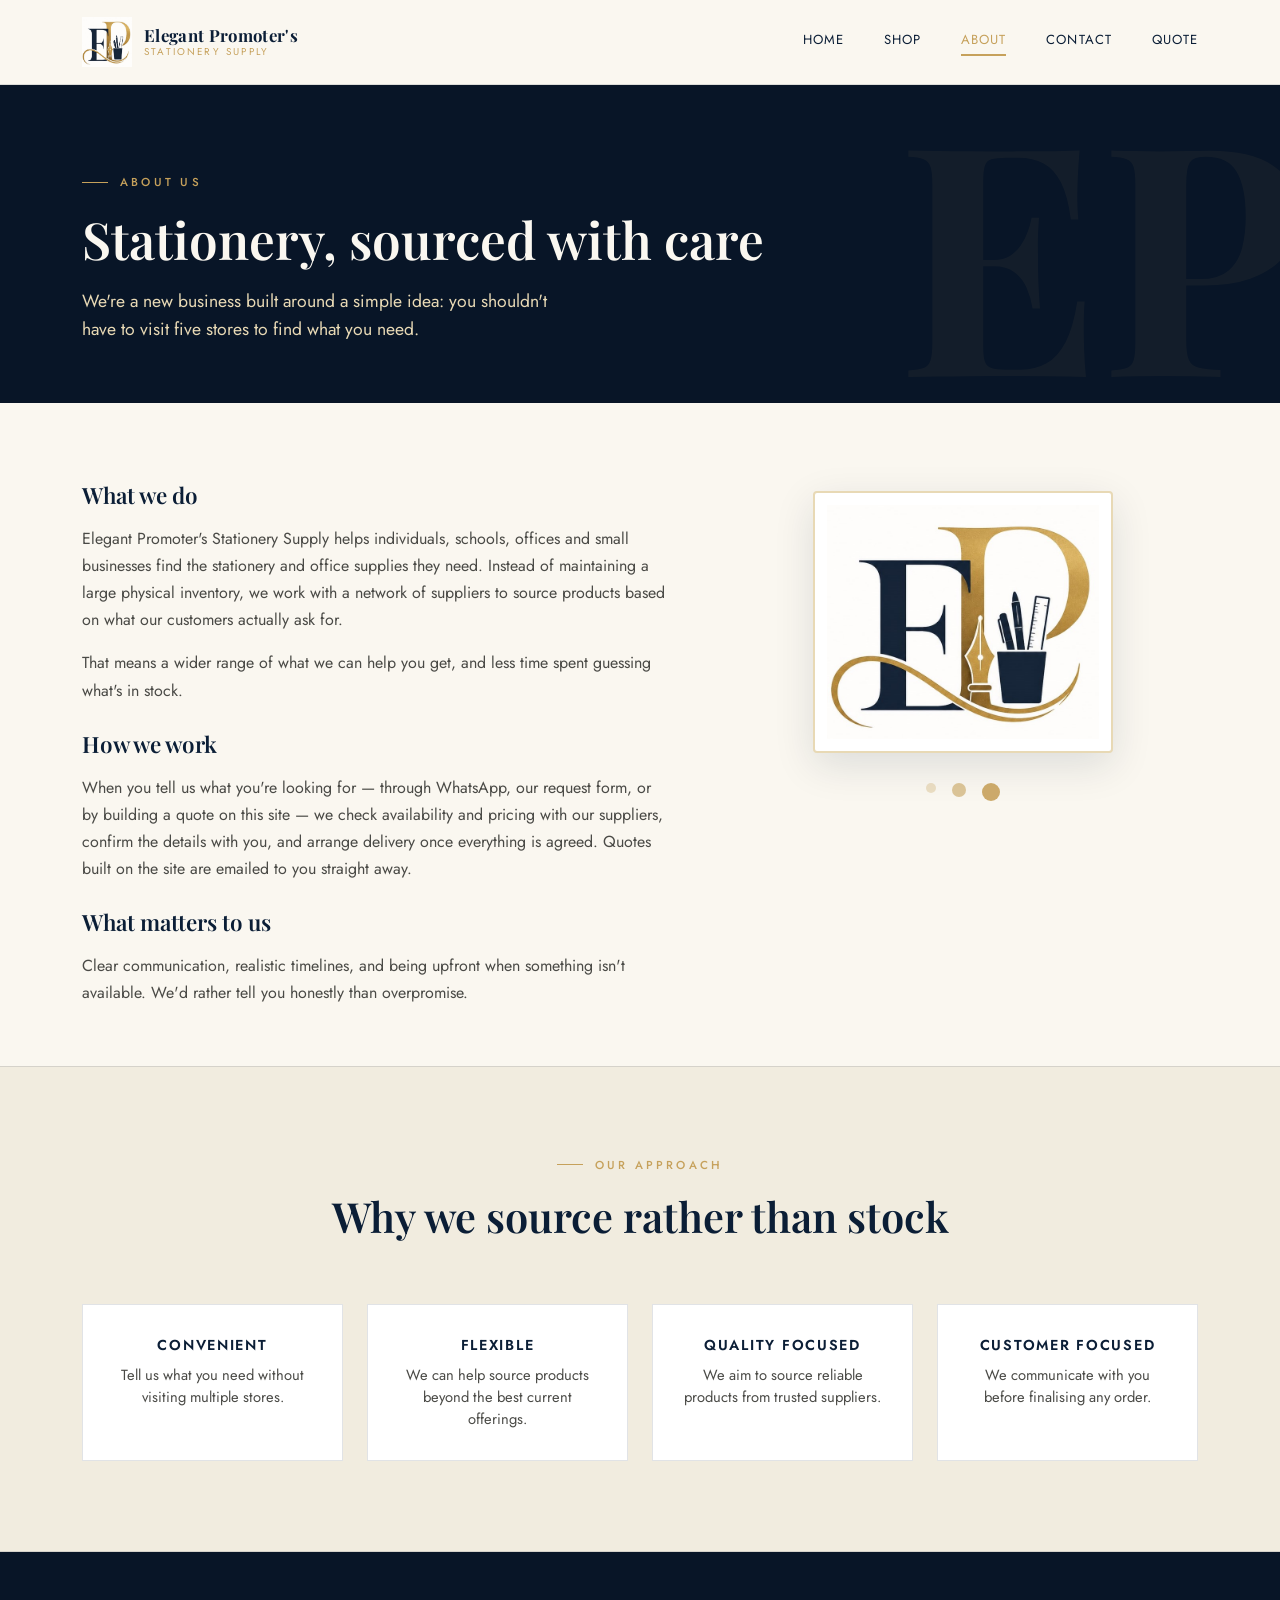
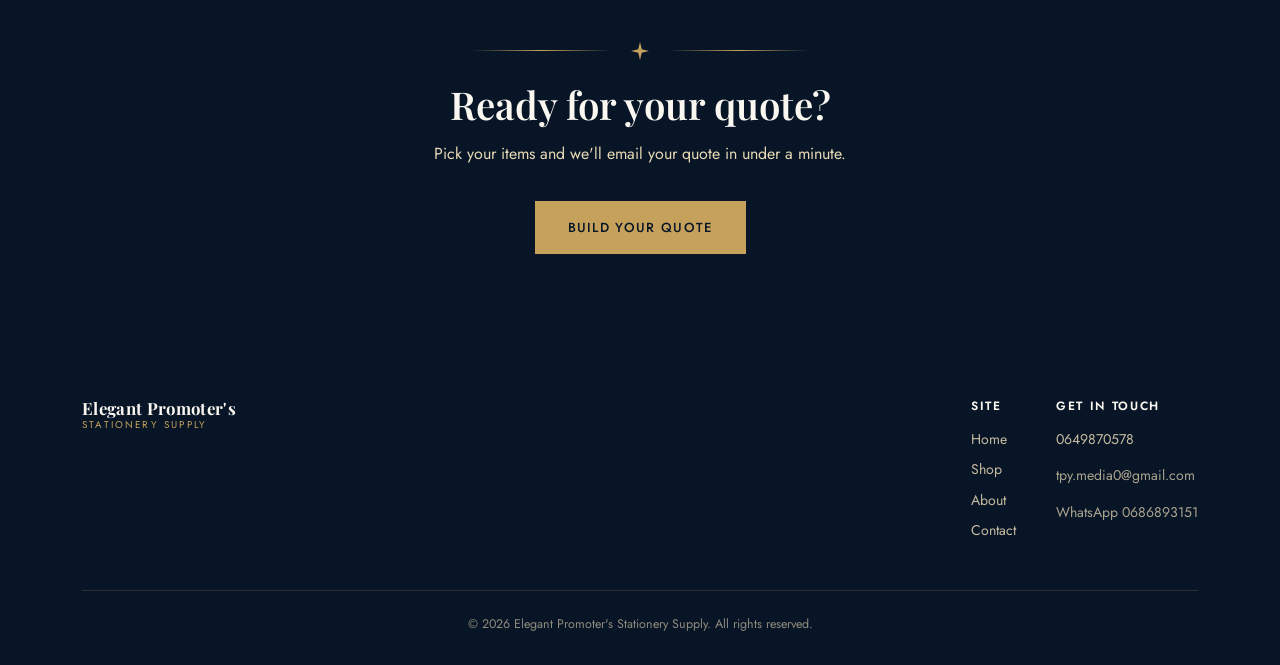
<file: about.html>
<!DOCTYPE html>
<html lang="en">
<head>
  <meta charset="UTF-8">
  <meta name="viewport" content="width=device-width, initial-scale=1.0">
  <link rel="icon" href="./assets/logo.jpeg">
  <title>About — Elegant Promoter's Stationery Supply</title>
  <meta name="description" content="Learn about Elegant Promoter's Stationery Supply: sourcing stationery with care, clear communication, and a wide range of office supplies.">
  <link rel="preconnect" href="https://fonts.googleapis.com">
  <link href="https://fonts.googleapis.com/css2?family=Playfair+Display:ital,wght@0,600;0,700;1,600&family=Jost:wght@400;500;600&display=swap" rel="stylesheet">
  <link rel="stylesheet" href="./css/about.css">
  <link rel="stylesheet" href="./css/style.css">
  <link rel="stylesheet" href="./css/shop.css">
  
</head>
<body>

<nav class="site-nav">
  <div class="wrap">
    <a href="index.html" class="brand">
      <img src="./assets/logo.jpeg" alt="brand logo" height="50px" width="50px">
      <span class="brand-text">
        <span class="line1">Elegant Promoter's</span>
        <span class="line2">Stationery Supply</span>
      </span>
    </a>
    
    <div class="nav-links">
        <a href="index.html">Home</a>
        <a href="products.html">Shop</a>
        <a href="about.html" class="active">About</a>
        <a href="contact.html">Contact</a>
        <a href="cart.html" class="cart-link">Quote <span data-cart-count>0</span></a>
    </div>
    <button class="nav-toggle" aria-label="Menu" onclick="document.querySelector('.nav-links').classList.toggle('mobile-open')">
      <span></span><span></span><span></span>
    </button>
  </div>
</nav>

<!-- ===== ABOUT HERO ===== -->
<header class="about-hero">
  <div class="wrap">
    <div class="about-hero__content">
      <span class="eyebrow">About Us</span>
      <h1>Stationery, sourced with care</h1>
      <p class="lead">We're a new business built around a simple idea: you shouldn't have to visit five stores to find what you need.</p>
    </div>
  </div>
</header>

<!-- ===== MAIN CONTENT: two-column grid ===== -->
<section class="about-main">
  <div class="wrap about-grid">
    <div class="about-copy">
      <h2>What we do</h2>
      <p>Elegant Promoter's Stationery Supply helps individuals, schools, offices and small businesses find the stationery and office supplies they need. Instead of maintaining a large physical inventory, we work with a network of suppliers to source products based on what our customers actually ask for.</p>
      <p>That means a wider range of what we can help you get, and less time spent guessing what's in stock.</p>

      <h2>How we work</h2>
      <p>When you tell us what you're looking for — through WhatsApp, our request form, or by building a quote on this site — we check availability and pricing with our suppliers, confirm the details with you, and arrange delivery once everything is agreed. Quotes built on the site are emailed to you straight away.</p>

      <h2>What matters to us</h2>
      <p>Clear communication, realistic timelines, and being upfront when something isn't available. We'd rather tell you honestly than overpromise.</p>
    </div>

    <div class="about-visual">
      <img src="./assets/logo.jpeg" alt="Elegant Promoter's Stationery Supply logo">
      <div class="about-visual__decor" aria-hidden="true">
        <span></span><span></span><span></span>
      </div>
    </div>
  </div>
</section>

<!-- ===== OUR APPROACH (cards) ===== -->
<section class="about-approach">
  <div class="wrap">
    <div class="section-head section-head--center">
      <span class="eyebrow">Our Approach</span>
      <h2>Why we source rather than stock</h2>
    </div>
    <div class="approach-grid">
      <div class="approach-card">
        <h3>Convenient</h3>
        <p>Tell us what you need without visiting multiple stores.</p>
      </div>
      <div class="approach-card">
        <h3>Flexible</h3>
        <p>We can help source products beyond the best current offerings.</p>
      </div>
      <div class="approach-card">
        <h3>Quality Focused</h3>
        <p>We aim to source reliable products from trusted suppliers.</p>
      </div>
      <div class="approach-card">
        <h3>Customer Focused</h3>
        <p>We communicate with you before finalising any order.</p>
      </div>
    </div>
  </div>
</section>

<section class="cta-band">
  <div class="wrap">
    <div class="flourish" style="margin-bottom:22px">
      <svg width="18" height="18" viewBox="0 0 24 24" fill="currentColor"><path d="M12 0l2.4 9.6L24 12l-9.6 2.4L12 24l-2.4-9.6L0 12l9.6-2.4z"/></svg>
    </div>
    <h2>Ready for your quote?</h2>
    <p>Pick your items and we'll email your quote in under a minute.</p>
    <a href="products.html" class="btn btn-gold">Build your quote</a>
  </div>
</section>

<footer>
  <div class="wrap">
    <div class="footer-top">
      <div class="footer-brand">
        <span class="brand-text">
          <span class="line1">Elegant Promoter's</span>
          <span class="line2">Stationery Supply</span>
        </span>
      </div>
      <div class="footer-links">
        <div class="footer-col">
          <h4>Site</h4>
          <a href="index.html">Home</a>
          <a href="products.html">Shop</a>
          <a href="about.html">About</a>
          <a href="contact.html">Contact</a>
        </div>
        <div class="footer-col">
          <h4>Get in touch</h4>
          <p><span data-site="phone"></span></p>
          <p><a data-site="public_email"></a></p>
          <p><a data-site="whatsapp"></a></p>
        </div>
      </div>
    </div>
    <div class="footer-bottom">&copy; <span id="year"></span> Elegant Promoter's Stationery Supply. All rights reserved.</div>
  </div>
</footer>

<script src="./js/products.js"></script>
<script src="./js/cart.js"></script>
<script>document.getElementById('year').textContent = new Date().getFullYear();</script>
</body>
</html>
</file>
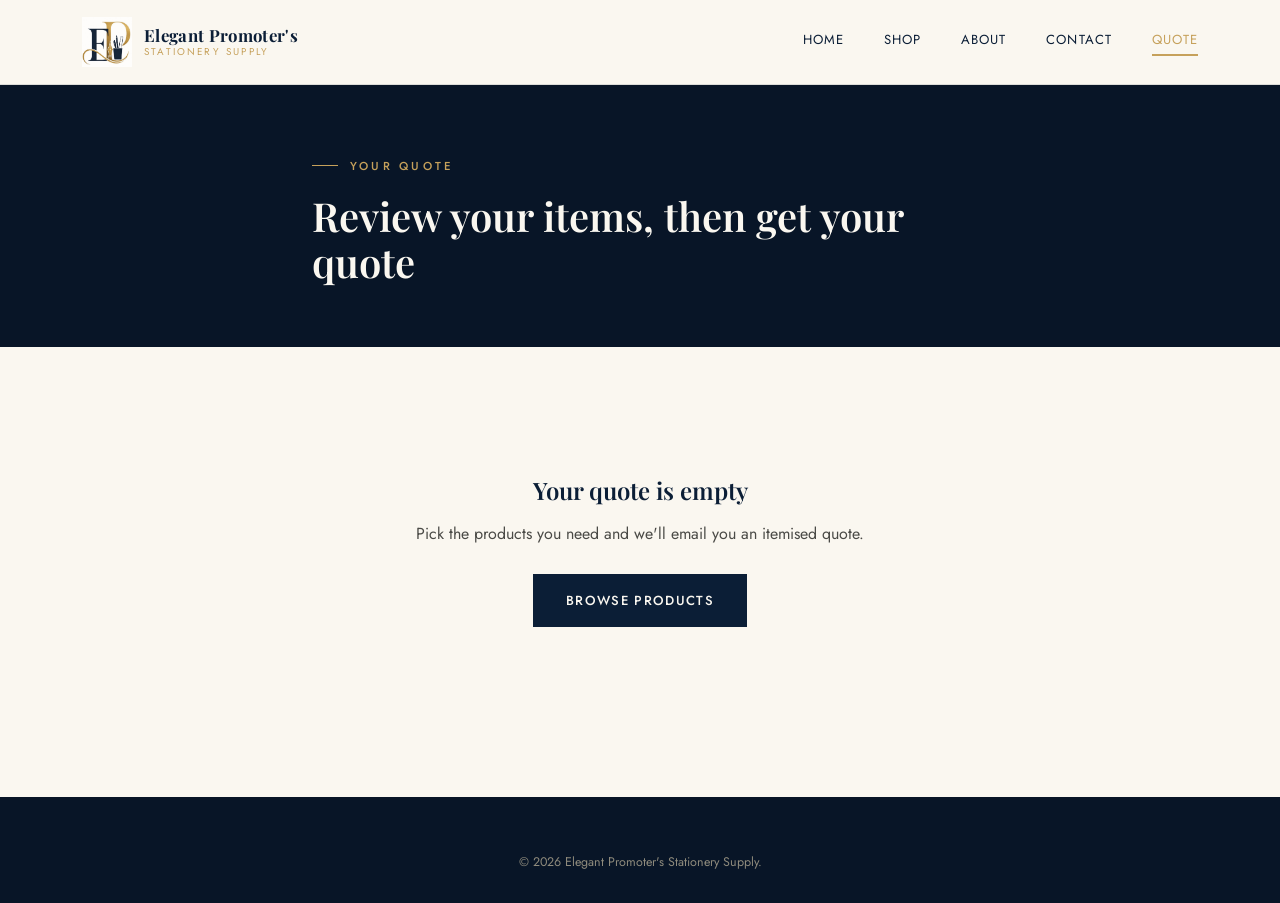
<file: cart.html>
<!DOCTYPE html>
<html lang="en">
<head>
<meta charset="UTF-8">
<meta name="viewport" content="width=device-width, initial-scale=1.0">
<link rel="icon" href="./assets/logo.jpeg">
<title>Your Quote — Elegant Promoter's Stationery Supply</title>
<link rel="preconnect" href="https://fonts.googleapis.com">
<link href="https://fonts.googleapis.com/css2?family=Playfair+Display:ital,wght@0,600;0,700;1,600&family=Jost:wght@400;500;600&display=swap" rel="stylesheet">
<link rel="stylesheet" href="./css/style.css">
<link rel="stylesheet" href="./css/shop.css">
</head>
<body>

<nav class="site-nav">
  <div class="wrap">
    <a href="index.html" class="brand">
      <img src="./assets/logo.jpeg" alt="brand logo" height="50" width="50">
      <span class="brand-text">
        <span class="line1">Elegant Promoter's</span>
        <span class="line2">Stationery Supply</span>
      </span>
    </a>
    <div class="nav-links">
      <a href="index.html">Home</a>
      <a href="products.html">Shop</a>
      <a href="about.html">About</a>
      <a href="contact.html">Contact</a>
      <a href="cart.html" class="cart-link active">Quote <span data-cart-count>0</span></a>
    </div>
    <button class="nav-toggle" aria-label="Menu" onclick="document.querySelector('.nav-links').classList.toggle('mobile-open')">
      <span></span><span></span><span></span>
    </button>
  </div>
</nav>

<header class="hero" style="padding:60px 0 40px;">
  <div class="wrap">
    <p class="eyebrow">Your Quote</p>
    <h1 style="font-size:clamp(1.8rem,3.5vw,2.5rem)">Review your items, then get your quote</h1>
  </div>
</header>

<section class="section-cream" style="padding-top:40px;padding-bottom:80px;">
  <div class="wrap">
    <div id="cart-container"></div>
  </div>
</section>

<footer>
  <div class="wrap">
    <div class="footer-bottom" style="padding-top:0;text-align:center;">
      &copy; <span id="year"></span> Elegant Promoter's Stationery Supply.
    </div>
  </div>
</footer>

<script>document.getElementById('year').textContent = new Date().getFullYear();</script>
<script src="./js/products.js"></script>
<script src="./js/cart.js"></script>
<script src="./js/cart-page.js"></script>
</body>
</html>
</file>
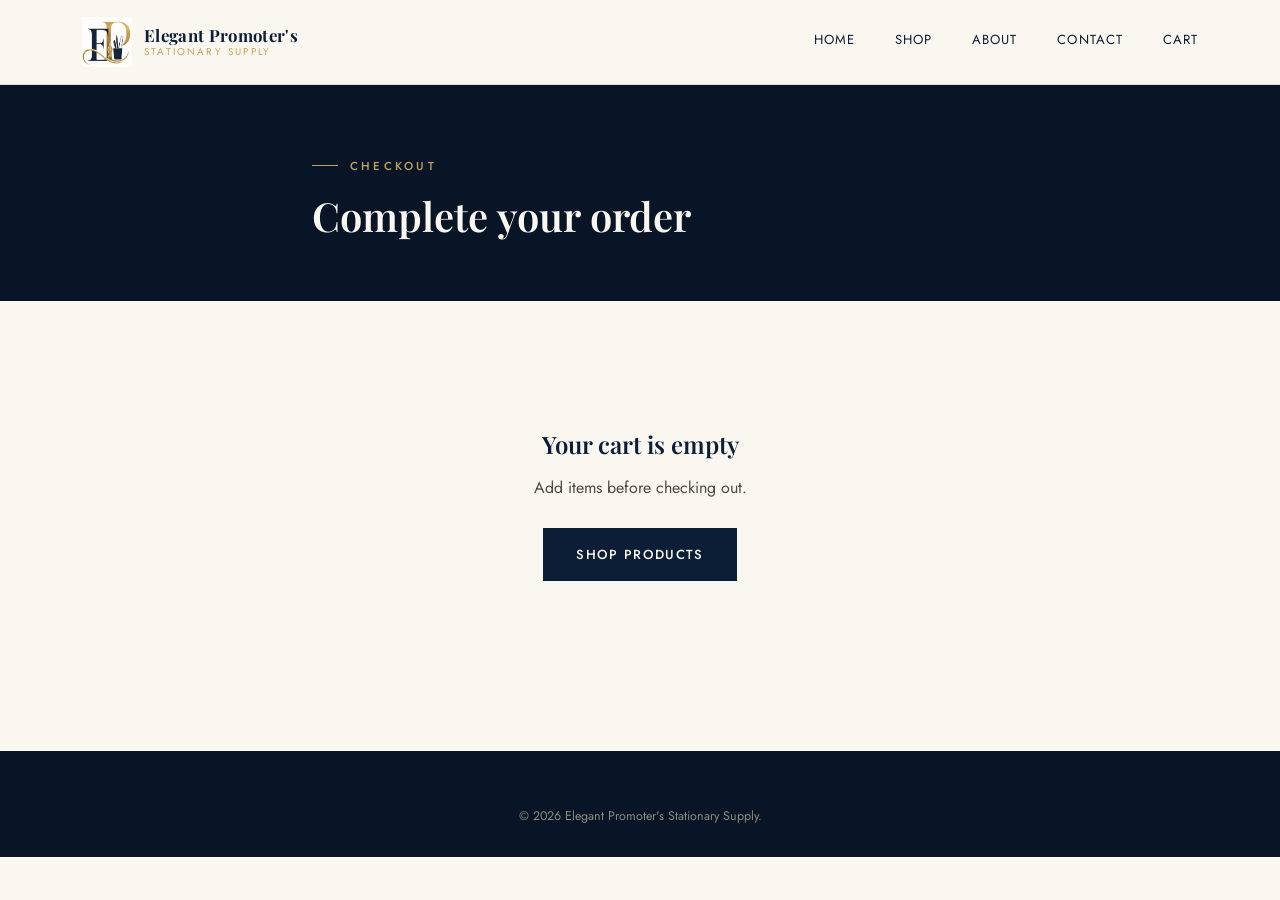
<file: checkout.html>
<!DOCTYPE html>
<html lang="en">
<head>
<meta charset="UTF-8">
<meta name="viewport" content="width=device-width, initial-scale=1.0">
<link rel="icon" href="./assets/logo.jpeg">
<title>Checkout — Elegant Promoter's Stationary Supply</title>
<link rel="preconnect" href="https://fonts.googleapis.com">
<link href="https://fonts.googleapis.com/css2?family=Playfair+Display:ital,wght@0,600;0,700;1,600&family=Jost:wght@400;500;600&display=swap" rel="stylesheet">
<link rel="stylesheet" href="./css/style.css">
<link rel="stylesheet" href="./css/shop.css">
</head>
<body>

<nav class="site-nav">
  <div class="wrap">
    <a href="index.html" class="brand">
      <img src="./assets/logo.jpeg" alt="brand logo" height="50" width="50">
      <span class="brand-text">
        <span class="line1">Elegant Promoter's</span>
        <span class="line2">Stationary Supply</span>
      </span>
    </a>
    <div class="nav-links">
      <a href="index.html">Home</a>
      <a href="products.html">Shop</a>
      <a href="about.html">About</a>
      <a href="contact.html">Contact</a>
      <a href="cart.html" class="cart-link">Cart <span data-cart-count>0</span></a>
    </div>
    <button class="nav-toggle" aria-label="Menu" onclick="document.querySelector('.nav-links').classList.toggle('mobile-open')">
      <span></span><span></span><span></span>
    </button>
  </div>
</nav>

<header class="hero" style="padding:60px 0 40px;">
  <div class="wrap">
    <p class="eyebrow">Checkout</p>
    <h1 style="font-size:clamp(1.8rem,3.5vw,2.5rem)">Complete your order</h1>
  </div>
</header>

<section class="section-cream" style="padding-top:40px;padding-bottom:80px;">
  <div class="wrap">
    <div id="checkout-container"></div>
  </div>
</section>

<footer>
  <div class="wrap">
    <div class="footer-bottom" style="padding-top:0;text-align:center;">
      &copy; <span id="year"></span> Elegant Promoter's Stationary Supply.
    </div>
  </div>
</footer>

<script>document.getElementById('year').textContent = new Date().getFullYear();</script>
<script src="./js/products.js"></script>
<script src="./js/cart.js"></script>
<script src="./js/checkout.js"></script>
</body>
</html>
</file>
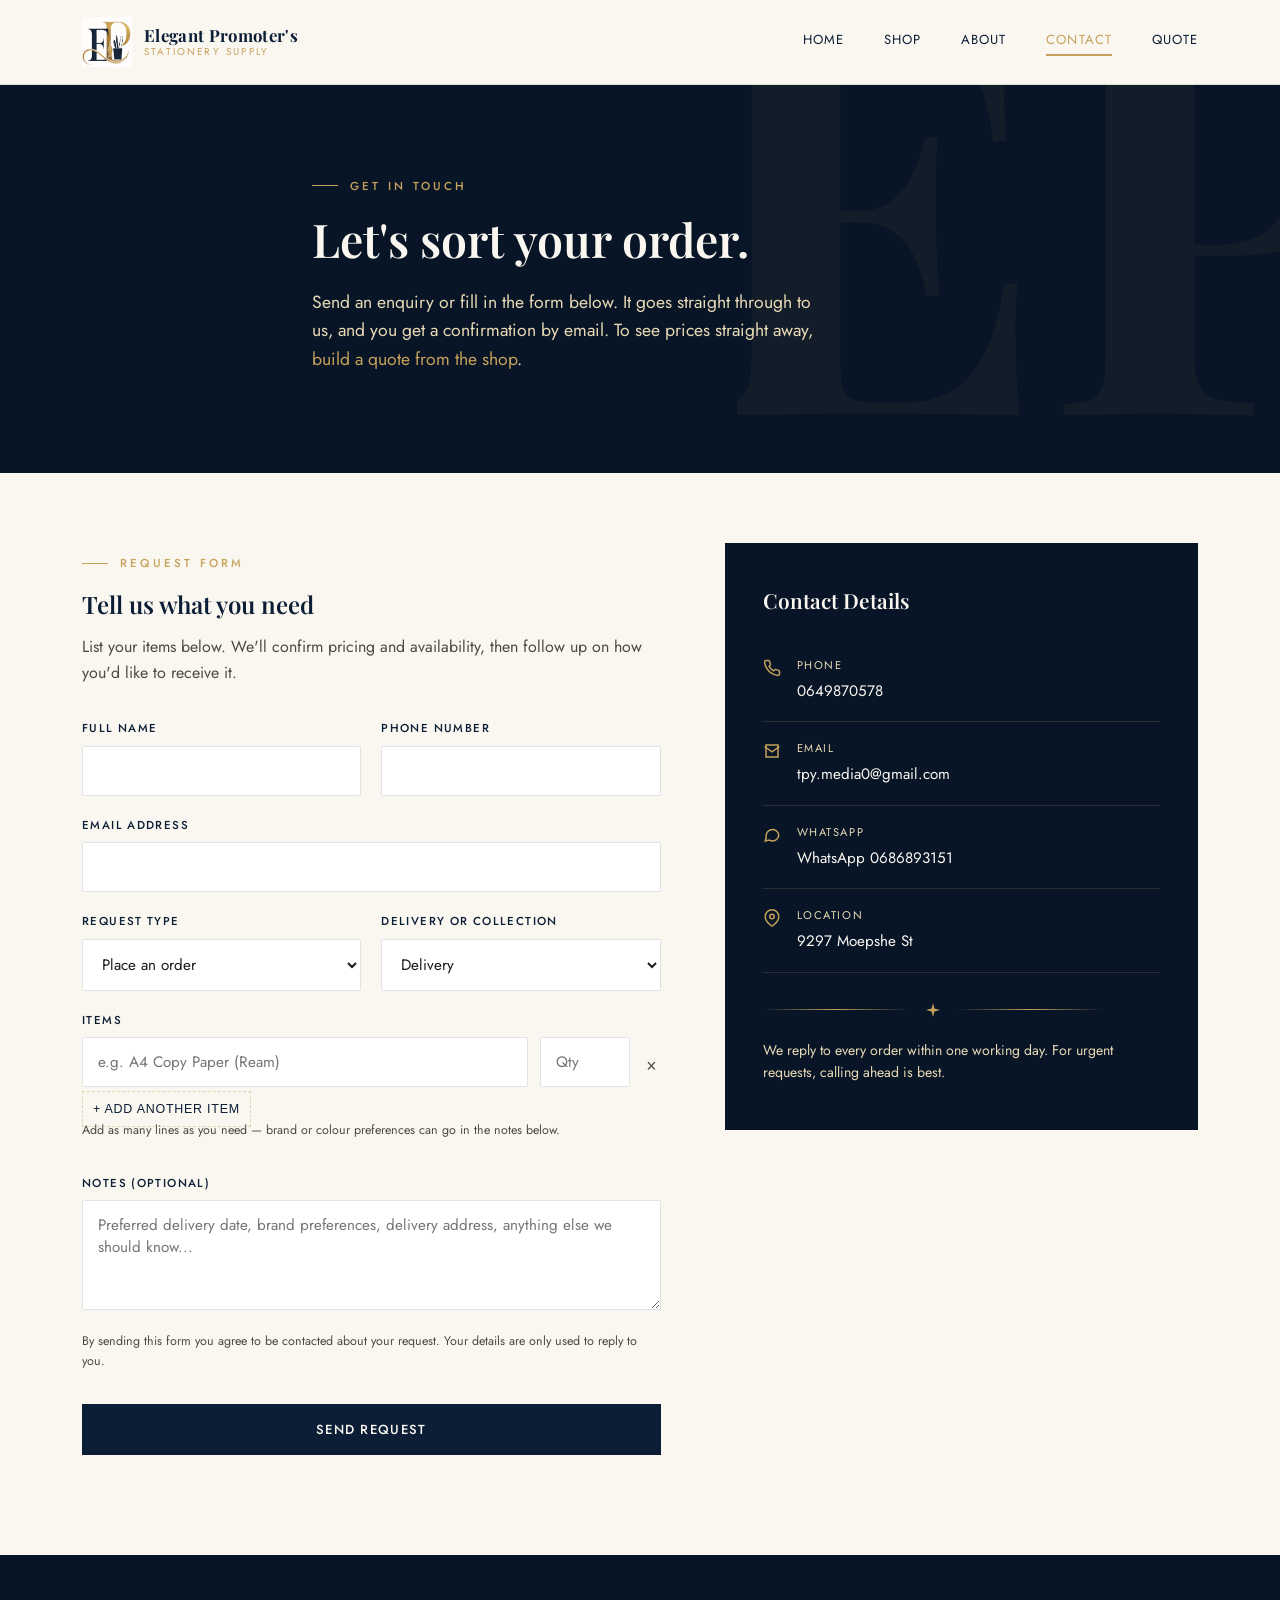
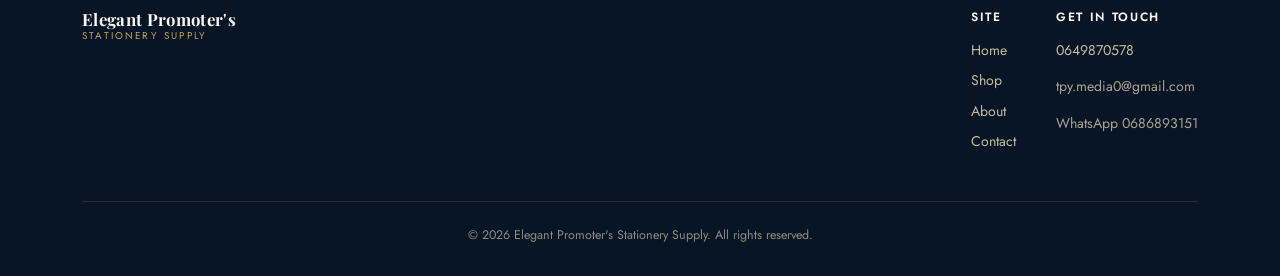
<file: contact.html>
<!DOCTYPE html>
<html lang="en">
<head>
<meta charset="UTF-8">
<meta name="viewport" content="width=device-width, initial-scale=1.0">
<link rel="icon" href="./assets/logo.jpeg">
<title>Contact &amp; Order — Elegant Promoter's Stationery Supply</title>
<meta name="description" content="Get in touch or place a stationery order with Elegant Promoter's Stationery Supply.">
<link rel="preconnect" href="https://fonts.googleapis.com">
<link href="https://fonts.googleapis.com/css2?family=Playfair+Display:ital,wght@0,600;0,700;1,600&family=Jost:wght@400;500;600&display=swap" rel="stylesheet">
<link rel="stylesheet" href="./css/style.css">
<link rel="stylesheet" href="./css/shop.css">
</head>
<body>

<nav class="site-nav">
  <div class="wrap">
    <a href="index.html" class="brand">
      <img src="./assets/logo.jpeg" alt="brand logo" height="50px" width="50px">
      <span class="brand-text">
        <span class="line1">Elegant Promoter's</span>
        <span class="line2">Stationery Supply</span>
      </span>
    </a>
    
    <div class="nav-links">
        <a href="index.html">Home</a>
        <a href="products.html">Shop</a>
        <a href="about.html">About</a>
        <a href="contact.html" class="active">Contact</a>
        <a href="cart.html" class="cart-link">Quote <span data-cart-count>0</span></a>
    </div>
    <button class="nav-toggle" aria-label="Menu" onclick="document.querySelector('.nav-links').classList.toggle('mobile-open')">
      <span></span><span></span><span></span>
    </button>
  </div>
</nav>

<header class="hero" style="padding:80px 0 60px;">
  <svg class="hero-monogram" viewBox="0 0 100 100" fill="none" xmlns="http://www.w3.org/2000/svg">
    <text x="50" y="72" font-family="Playfair Display, serif" font-size="90" font-weight="700" fill="var(--gold)" text-anchor="middle">EP</text>
  </svg>
  <div class="wrap">
    <p class="eyebrow">Get In Touch</p>
    <h1 style="font-size:clamp(2rem,4vw,2.9rem)">Let's sort your order.</h1>
    <p class="lead">Send an enquiry or fill in the form below. It goes straight through to us, and you get a confirmation by email. To see prices straight away, <a href="products.html" style="color:var(--gold)">build a quote from the shop</a>.</p>
  </div>
</header>

<section class="section-cream" id="order" style="padding-top:70px">
  <div class="wrap">
    <div class="contact-layout">

      <div>
        <p class="eyebrow">Request Form</p>
        <h2 style="margin-bottom:10px">Tell us what you need</h2>
        <p style="color:var(--ink-soft);margin-bottom:34px">List your items below. We'll confirm pricing and availability, then follow up on how you'd like to receive it.</p>

        <form id="order-form">
          <div class="form-row">
            <div class="field">
              <label for="name">Full name</label>
              <input type="text" id="name" name="Name" required>
            </div>
            <div class="field">
              <label for="phone">Phone number</label>
              <input type="tel" id="phone" name="Phone" required>
            </div>
          </div>

          <div class="field">
            <label for="email">Email address</label>
            <input type="email" id="email" name="Email" required>
          </div>

          <div class="form-row">
            <div class="field">
              <label for="request-type">Request type</label>
              <select id="request-type" name="Request Type">
                <option>Place an order</option>
                <option>Request a quote</option>
                <option>General enquiry</option>
              </select>
            </div>
            <div class="field">
              <label for="fulfilment">Delivery or collection</label>
              <select id="fulfilment" name="Fulfilment">
                <option>Delivery</option>
                <option>Collection</option>
                <option>Not sure yet</option>
              </select>
            </div>
          </div>

          <div class="field">
            <label>Items</label>
            <div id="order-items">
              <div class="order-item-row">
                <input type="text" placeholder="e.g. A4 Copy Paper (Ream)" class="item-name">
                <input type="number" placeholder="Qty" min="1" class="item-qty">
                <button type="button" class="remove-item-btn" onclick="removeItemRow(this)" aria-label="Remove item">&times;</button>
              </div>
            </div>
            <button type="button" class="add-item-btn" id="add-item-btn">+ Add another item</button>
            <p class="field-note">Add as many lines as you need — brand or colour preferences can go in the notes below.</p>
          </div>

          <div class="field">
            <label for="notes">Notes (optional)</label>
            <textarea id="notes" name="Notes" placeholder="Preferred delivery date, brand preferences, delivery address, anything else we should know..."></textarea>
          </div>

          <input type="hidden" id="items-summary" name="Items">

          <p class="field-note">By sending this form you agree to be contacted about your request. Your details are only used to reply to you.</p>
          <button type="submit" class="btn btn-navy btn-full" id="submit-btn">Send request</button>
          <div class="form-status" id="form-status"></div>
        </form>
      </div>

      <div class="info-card">
        <h3 style="margin-bottom:26px">Contact Details</h3>

        <div class="info-row">
          <svg width="18" height="18" viewBox="0 0 24 24" fill="none" stroke="currentColor" stroke-width="2"><path d="M22 16.92v3a2 2 0 01-2.18 2 19.79 19.79 0 01-8.63-3.07 19.5 19.5 0 01-6-6 19.79 19.79 0 01-3.07-8.67A2 2 0 014.11 2h3a2 2 0 012 1.72c.13.96.36 1.9.68 2.81a2 2 0 01-.45 2.11L8.09 9.91a16 16 0 006 6l1.27-1.27a2 2 0 012.11-.45c.91.32 1.85.55 2.81.68A2 2 0 0122 16.92z"/></svg>
          <div>
            <span class="label">Phone</span>
            <a class="val" data-site="phone"></a>
          </div>
        </div>

        <div class="info-row">
          <svg width="18" height="18" viewBox="0 0 24 24" fill="none" stroke="currentColor" stroke-width="2"><path d="M4 4h16v16H4z"/><path d="M22 6l-10 7L2 6"/></svg>
          <div>
            <span class="label">Email</span>
            <a class="val" data-site="public_email"></a>
          </div>
        </div>

        <div class="info-row">
          <svg width="18" height="18" viewBox="0 0 24 24" fill="none" stroke="currentColor" stroke-width="2"><path d="M21 11.5a8.4 8.4 0 01-12.6 7.3L3 20l1.3-5A8.4 8.4 0 1121 11.5z"/></svg>
          <div>
            <span class="label">WhatsApp</span>
            <a class="val" data-site="whatsapp"></a>
          </div>
        </div>

        <div class="info-row">
          <svg width="18" height="18" viewBox="0 0 24 24" fill="none" stroke="currentColor" stroke-width="2"><path d="M21 10c0 7-9 13-9 13s-9-6-9-13a9 9 0 0118 0z"/><circle cx="12" cy="10" r="3"/></svg>
          <div>
            <span class="label">Location</span>
            <span class="val" data-site="address"></span>
          </div>
        </div>

        <div class="info-row">
          <svg width="18" height="18" viewBox="0 0 24 24" fill="none" stroke="currentColor" stroke-width="2"><circle cx="12" cy="12" r="10"/><polyline points="12 6 12 12 16 14"/></svg>
          <div>
            <span class="label">Hours</span>
            <span class="val" data-site="hours"></span>
          </div>
        </div>

        <div class="flourish" style="margin:30px 0 22px">
          <svg width="14" height="14" viewBox="0 0 24 24" fill="currentColor"><path d="M12 0l2.4 9.6L24 12l-9.6 2.4L12 24l-2.4-9.6L0 12l9.6-2.4z"/></svg>
        </div>
        <p style="font-size:0.88rem;color:var(--gold-light);margin:0">We reply to every order within one working day. For urgent requests, calling ahead is best.</p>
      </div>

    </div>
  </div>
</section>

<footer>
  <div class="wrap">
    <div class="footer-top">
      <div class="footer-brand">
        <span class="brand-text">
          <span class="line1">Elegant Promoter's</span>
          <span class="line2">Stationery Supply</span>
        </span>
      </div>
      <div class="footer-links">
        <div class="footer-col">
          <h4>Site</h4>
          <a href="index.html">Home</a>
          <a href="products.html">Shop</a>
          <a href="about.html">About</a>
          <a href="contact.html">Contact</a>
        </div>
        <div class="footer-col">
          <h4>Get in touch</h4>
          <p><span data-site="phone"></span></p>
          <p><a data-site="public_email"></a></p>
          <p><a data-site="whatsapp"></a></p>
        </div>
      </div>
    </div>
    <div class="footer-bottom">&copy; <span id="year"></span> Elegant Promoter's Stationery Supply. All rights reserved.</div>
  </div>
</footer>

<script>document.getElementById('year').textContent = new Date().getFullYear();</script>
<script src="./js/products.js"></script>
<script src="./js/cart.js"></script>
<script src="./js/script.js"></script>
</body>
</html>
</file>
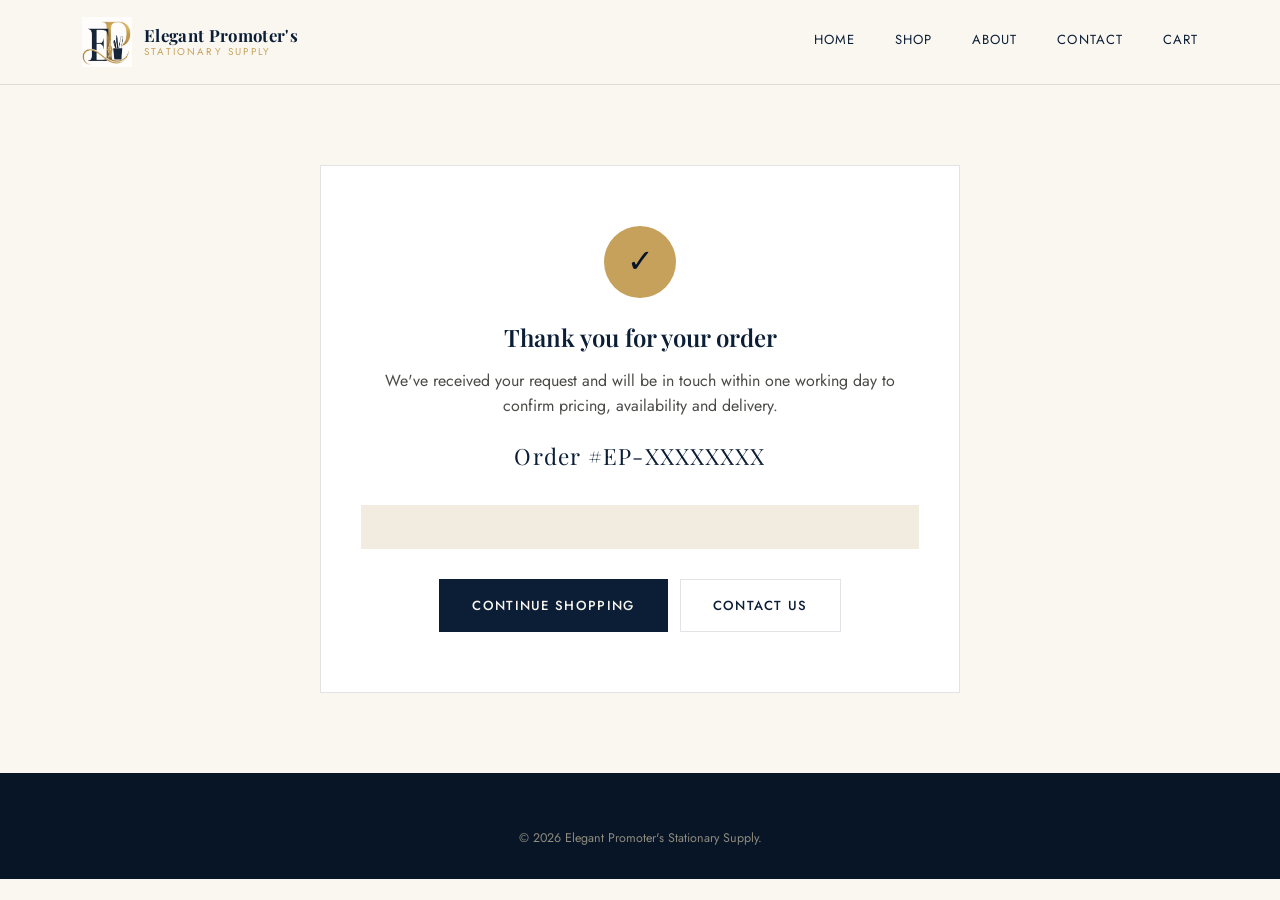
<file: order-confirmation.html>
<!DOCTYPE html>
<html lang="en">
<head>
<meta charset="UTF-8">
<meta name="viewport" content="width=device-width, initial-scale=1.0">
<link rel="icon" href="./assets/logo.jpeg">
<title>Order Confirmed — Elegant Promoter's Stationary Supply</title>
<link rel="preconnect" href="https://fonts.googleapis.com">
<link href="https://fonts.googleapis.com/css2?family=Playfair+Display:ital,wght@0,600;0,700;1,600&family=Jost:wght@400;500;600&display=swap" rel="stylesheet">
<link rel="stylesheet" href="./css/style.css">
<link rel="stylesheet" href="./css/shop.css">
</head>
<body>

<nav class="site-nav">
  <div class="wrap">
    <a href="index.html" class="brand">
      <img src="./assets/logo.jpeg" alt="brand logo" height="50" width="50">
      <span class="brand-text">
        <span class="line1">Elegant Promoter's</span>
        <span class="line2">Stationary Supply</span>
      </span>
    </a>
    <div class="nav-links">
      <a href="index.html">Home</a>
      <a href="products.html">Shop</a>
      <a href="about.html">About</a>
      <a href="contact.html">Contact</a>
      <a href="cart.html" class="cart-link">Cart <span data-cart-count>0</span></a>
    </div>
    <button class="nav-toggle" aria-label="Menu" onclick="document.querySelector('.nav-links').classList.toggle('mobile-open')">
      <span></span><span></span><span></span>
    </button>
  </div>
</nav>

<section class="section-cream" style="padding:80px 0;">
  <div class="wrap">
    <div class="confirm-box">
      <div class="check">✓</div>
      <h1>Thank you for your order</h1>
      <p>We've received your request and will be in touch within one working day to confirm pricing, availability and delivery.</p>
      <div class="ref" id="order-ref">Order #EP-XXXXXXXX</div>
      <div id="order-details" style="text-align:left;background:var(--cream-dim);padding:22px;margin-bottom:30px;font-size:0.9rem;color:var(--ink-soft);line-height:1.7;"></div>
      <div style="display:flex;gap:12px;justify-content:center;flex-wrap:wrap;">
        <a href="products.html" class="btn btn-navy">Continue Shopping</a>
        <a href="contact.html" class="btn btn-ghost">Contact Us</a>
      </div>
    </div>
  </div>
</section>

<footer>
  <div class="wrap">
    <div class="footer-bottom" style="padding-top:0;text-align:center;">
      &copy; <span id="year"></span> Elegant Promoter's Stationary Supply.
    </div>
  </div>
</footer>

<script>
document.getElementById('year').textContent = new Date().getFullYear();
try {
  const data = JSON.parse(sessionStorage.getItem('ep_last_order') || 'null');
  if (data) {
    document.getElementById('order-ref').textContent = 'Order #' + data.ref;
    document.getElementById('order-details').innerHTML = `
      <div><strong>Name:</strong> ${data.name || '—'}</div>
      <div><strong>Email:</strong> ${data.email || '—'}</div>
      <div style="margin-top:10px"><strong>Items:</strong><br>${(data.items || '').split('; ').join('<br>')}</div>
      <div style="margin-top:10px;font-family:'Playfair Display',serif;font-size:1.15rem;color:var(--navy)"><strong>Total:</strong> ${data.total}</div>
    `;
  }
} catch(e) {}
</script>
<script src="./js/products.js"></script>
<script src="./js/cart.js"></script>
</body>
</html>
</file>
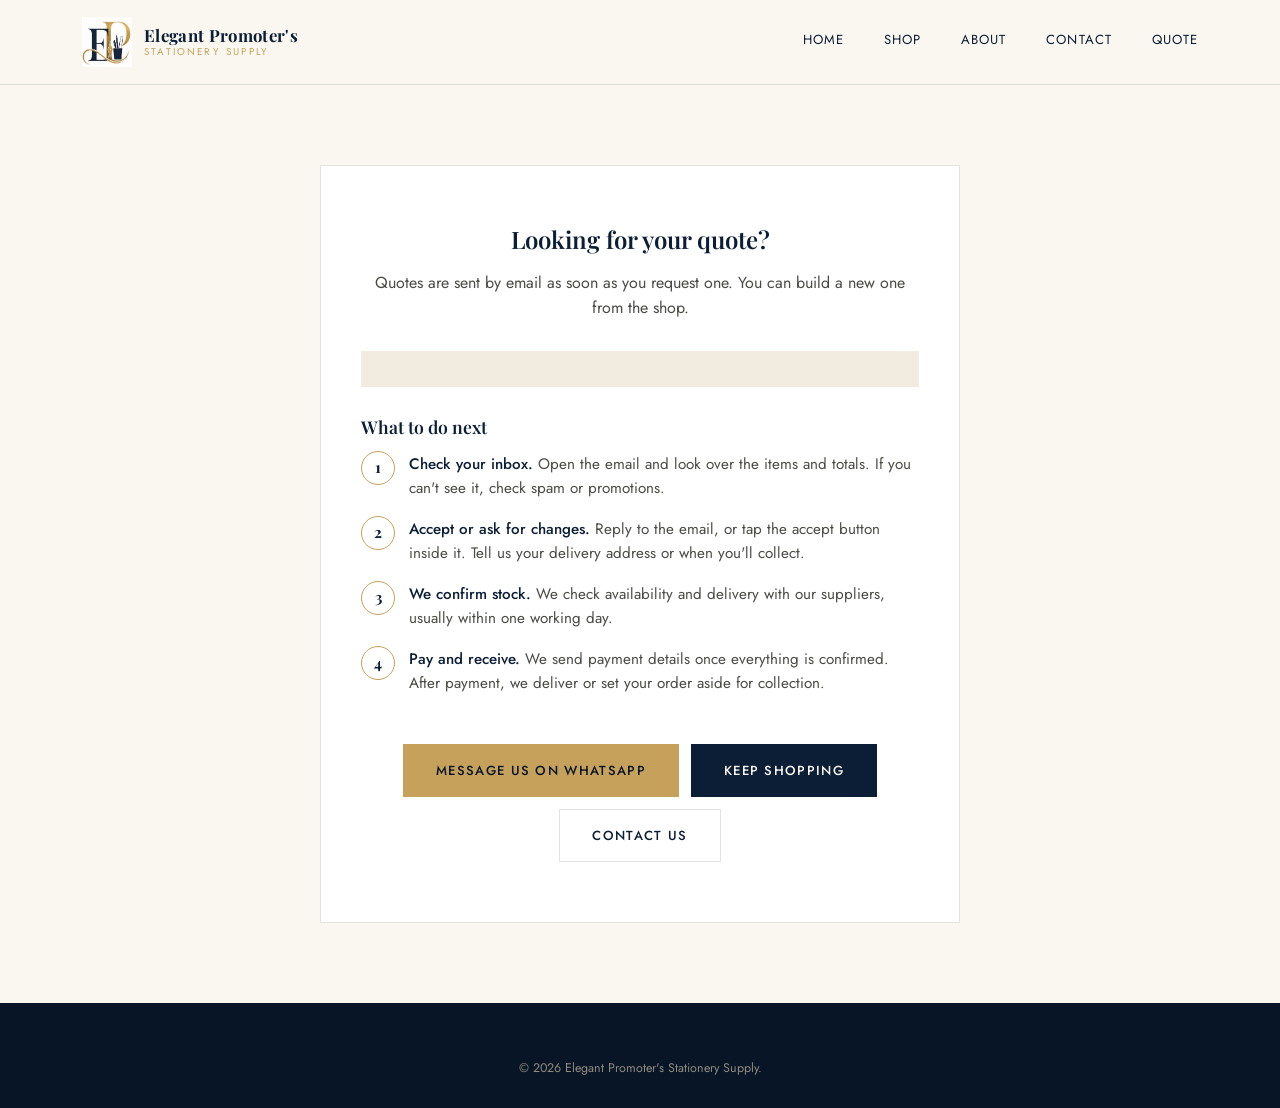
<file: quote-sent.html>
<!DOCTYPE html>
<html lang="en">
<head>
<meta charset="UTF-8">
<meta name="viewport" content="width=device-width, initial-scale=1.0">
<link rel="icon" href="./assets/logo.jpeg">
<title>Quote sent — Elegant Promoter's Stationery Supply</title>
<link rel="preconnect" href="https://fonts.googleapis.com">
<link href="https://fonts.googleapis.com/css2?family=Playfair+Display:ital,wght@0,600;0,700;1,600&family=Jost:wght@400;500;600&display=swap" rel="stylesheet">
<link rel="stylesheet" href="./css/style.css">
<link rel="stylesheet" href="./css/shop.css">
</head>
<body>

<nav class="site-nav">
  <div class="wrap">
    <a href="index.html" class="brand">
      <img src="./assets/logo.jpeg" alt="brand logo" height="50" width="50">
      <span class="brand-text">
        <span class="line1">Elegant Promoter's</span>
        <span class="line2">Stationery Supply</span>
      </span>
    </a>
    <div class="nav-links">
      <a href="index.html">Home</a>
      <a href="products.html">Shop</a>
      <a href="about.html">About</a>
      <a href="contact.html">Contact</a>
      <a href="cart.html" class="cart-link">Quote <span data-cart-count>0</span></a>
    </div>
    <button class="nav-toggle" aria-label="Menu" onclick="document.querySelector('.nav-links').classList.toggle('mobile-open')">
      <span></span><span></span><span></span>
    </button>
  </div>
</nav>

<section class="section-cream" style="padding:80px 0;">
  <div class="wrap">
    <div class="confirm-box" id="sent-box">
      <div class="check">✓</div>
      <h1 id="sent-title">Your quote is on its way</h1>
      <p id="sent-lead">We've emailed your quote. It usually arrives within a minute.</p>
      <div class="ref" id="sent-ref"></div>
      <div class="confirm-meta" id="sent-meta" hidden></div>

      <h2 class="section-title">What to do next</h2>
      <ol class="next-steps">
        <li><strong>Check your inbox.</strong> Open the email and look over the items and totals. If you can't see it, check spam or promotions.</li>
        <li><strong>Accept or ask for changes.</strong> Reply to the email, or tap the accept button inside it. Tell us your delivery address or when you'll collect.</li>
        <li><strong>We confirm stock.</strong> We check availability and delivery with our suppliers, usually within one working day.</li>
        <li><strong>Pay and receive.</strong> We send payment details once everything is confirmed. After payment, we deliver or set your order aside for collection.</li>
      </ol>

      <div style="display:flex;gap:12px;justify-content:center;flex-wrap:wrap;">
        <a href="#" class="btn btn-gold" id="sent-wa" hidden>Message us on WhatsApp</a>
        <a href="products.html" class="btn btn-navy">Keep shopping</a>
        <a href="contact.html" class="btn btn-ghost">Contact us</a>
      </div>
    </div>
  </div>
</section>

<footer>
  <div class="wrap">
    <div class="footer-bottom" style="padding-top:0;text-align:center;">
      &copy; <span id="year"></span> Elegant Promoter's Stationery Supply.
    </div>
  </div>
</footer>

<script>document.getElementById('year').textContent = new Date().getFullYear();</script>
<script src="./js/products.js"></script>
<script src="./js/cart.js"></script>
<script>
(function () {
  let q = null;
  try { q = JSON.parse(sessionStorage.getItem('ep_last_quote') || 'null'); } catch (e) {}

  if (!q) {  // opened directly, nothing to show
    document.getElementById('sent-title').textContent = 'Looking for your quote?';
    document.getElementById('sent-lead').textContent = 'Quotes are sent by email as soon as you request one. You can build a new one from the shop.';
    document.querySelector('.check').style.display = 'none';
  } else {
    document.getElementById('sent-ref').textContent = 'Quote ' + q.ref;
    const lead = document.getElementById('sent-lead');
    if (q.emailSent) {
      lead.textContent = "We've emailed quote " + q.ref + ' to ' + q.email + '. It usually arrives within a minute.';
    } else {
      document.getElementById('sent-title').textContent = 'We have your quote request';
      lead.textContent = "We couldn't email the quote to " + q.email + ", but your request reached us. We'll send it to you directly.";
    }
    const meta = document.getElementById('sent-meta');
    const parts = [];
    if (q.total) parts.push('<div>Estimated total<b></b></div>');
    if (q.validUntil) parts.push('<div>Valid until<b></b></div>');
    if (parts.length) {
      meta.innerHTML = parts.join('');
      const vals = meta.querySelectorAll('b');
      let i = 0;
      if (q.total) vals[i++].textContent = q.total;
      if (q.validUntil) vals[i++].textContent = q.validUntil;
      meta.hidden = false;
    }
  }

  function wa() {
    const a = document.getElementById('sent-wa');
    if (!SITE.whatsapp) { a.hidden = true; return; }
    const text = q ? 'Hi, I just requested quote ' + q.ref + '.' : 'Hi, I would like a quote.';
    a.href = 'https://wa.me/' + waNumber(SITE.whatsapp) + '?text=' + encodeURIComponent(text);
    a.target = '_blank'; a.rel = 'noopener';
    a.hidden = false;
  }
  Catalogue.ready.then(wa);
  document.addEventListener('catalogue:updated', wa);
})();
</script>
</body>
</html>
</file>
<file: css/about.css>
/* ============================================================
   About Page — Elegant Promoter's Stationery Supply
   ============================================================ */

/* ---------- About Hero ---------- */
.about-hero {
  background: var(--navy-deep);
  color: var(--cream);
  padding: 80px 0 60px;
  position: relative;
  overflow: hidden;
}

.about-hero__content {
  max-width: 720px;
  position: relative;
  z-index: 1;
}

.about-hero h1 {
  color: var(--cream);
  font-size: clamp(2.4rem, 4.5vw, 3.2rem);
  margin-bottom: 18px;
}

.about-hero .lead {
  font-size: 1.1rem;
  color: var(--gold-light);
  max-width: 500px;
  margin-bottom: 0;
}

.about-hero::after {
  content: 'EP';
  position: absolute;
  right: -2%;
  top: 50%;
  transform: translateY(-50%);
  font-family: 'Playfair Display', serif;
  font-size: 320px;
  font-weight: 700;
  color: var(--gold);
  opacity: 0.06;
  pointer-events: none;
  line-height: 1;
}

/* ---------- Main Grid (two columns) ---------- */
.about-main {
  padding: 80px 0 60px;
  background: var(--cream);
}

.about-grid {
  display: grid;
  grid-template-columns: 1fr 0.8fr;
  gap: 60px;
  align-items: start;
}

.about-copy h2 {
  font-size: 1.4rem;
  margin-top: 28px;
  margin-bottom: 12px;
  color: var(--navy);
}

.about-copy h2:first-of-type {
  margin-top: 0;
}

.about-copy p {
  color: var(--ink-soft);
  font-size: 1rem;
  line-height: 1.7;
  margin-bottom: 16px;
}

.about-copy p:last-of-type {
  margin-bottom: 0;
}

/* ---------- Right Column: Visual ---------- */
.about-visual {
  display: flex;
  flex-direction: column;
  align-items: center;
  gap: 30px;
  padding-top: 8px;
}

.about-visual img {
  width: 100%;
  max-width: 300px;
  height: auto;
  border-radius: 4px;
  box-shadow: 0 12px 40px rgba(11, 30, 54, 0.12);
  border: 2px solid var(--gold-light);
  padding: 12px;
  background: var(--white);
}

.about-visual__decor {
  display: flex;
  gap: 16px;
  justify-content: center;
  width: 100%;
}

.about-visual__decor span {
  display: block;
  width: 10px;
  height: 10px;
  border-radius: 50%;
  background: var(--gold);
  opacity: 0.3;
}

.about-visual__decor span:nth-child(2) {
  opacity: 0.6;
  width: 14px;
  height: 14px;
}

.about-visual__decor span:nth-child(3) {
  opacity: 0.9;
  width: 18px;
  height: 18px;
}

/* ---------- Approach Cards ---------- */
.about-approach {
  padding: 80px 0 90px;
  background: var(--cream-dim);
  border-top: 1px solid var(--line);
  border-bottom: 1px solid var(--line);
}

.approach-grid {
  display: grid;
  grid-template-columns: repeat(4, 1fr);
  gap: 24px;
  margin-top: 16px;
}

.approach-card {
  background: var(--white);
  padding: 32px 26px 30px;
  border: 1px solid var(--line);
  transition: all 0.25s var(--ease);
  text-align: center;
}

.approach-card:hover {
  border-color: var(--gold);
  transform: translateY(-4px);
  box-shadow: 0 8px 24px rgba(11, 30, 54, 0.06);
}

.approach-card h3 {
  font-family: var(--body);
  font-size: 0.9rem;
  font-weight: 600;
  text-transform: uppercase;
  letter-spacing: 0.12em;
  color: var(--navy);
  margin-bottom: 10px;
}

.approach-card p {
  font-size: 0.92rem;
  color: var(--ink-soft);
  margin: 0;
  line-height: 1.5;
}

/* ---------- Responsive ---------- */
@media (max-width: 1024px) {
  .about-grid {
    grid-template-columns: 1fr 0.7fr;
    gap: 40px;
  }
}

@media (max-width: 820px) {
  .about-grid {
    grid-template-columns: 1fr;
    gap: 40px;
  }

  .about-visual {
    flex-direction: row;
    flex-wrap: wrap;
    justify-content: center;
    padding-top: 0;
  }

  .about-visual img {
    max-width: 200px;
  }

  .approach-grid {
    grid-template-columns: repeat(2, 1fr);
    gap: 16px;
  }

  .about-hero::after {
    font-size: 180px;
    right: -8%;
  }
}

@media (max-width: 540px) {
  .about-hero {
    padding: 60px 0 40px;
  }

  .about-main {
    padding: 50px 0 40px;
  }

  .about-approach {
    padding: 50px 0 60px;
  }

  .approach-grid {
    grid-template-columns: 1fr;
  }

  .about-visual img {
    max-width: 160px;
  }

  .about-hero::after {
    font-size: 120px;
    right: -12%;
    opacity: 0.04;
  }

  .about-copy h2 {
    font-size: 1.2rem;
  }
}
</file>
<file: css/style.css>
/* ============================================================
   Elegant Promoter's Stationery Supply — Site Stylesheet
   Palette: Navy #0B1E36 / Deep Navy #081527 / Gold #C6A15B
            Gold Light #E8D9B5 / Cream #FAF7F0 / Ink #1A1A1A
   Type: Playfair Display (display) · Jost (body/labels)
   ============================================================ */

:root {
  --navy: #0b1e36;
  --navy-deep: #081527;
  --navy-soft: #16304f;
  --gold: #c6a15b;
  --gold-bright: #d9b876;
  --gold-light: #e8d9b5;
  --cream: #faf7f0;
  --cream-dim: #f1ecdf;
  --ink: #1a1a1a;
  --ink-soft: #4a4a46;
  --white: #ffffff;
  --line: rgba(11, 30, 54, 0.12);
  --line-gold: rgba(198, 161, 91, 0.4);

  --display: 'Playfair Display', 'Georgia', serif;
  --body: 'Jost', 'Segoe UI', sans-serif;

  --radius: 2px;
  --max: 1180px;
  --ease: cubic-bezier(0.22, 1, 0.36, 1);
}

* { box-sizing: border-box; }

html { scroll-behavior: smooth; }

body {
  margin: 0;
  background: var(--cream);
  color: var(--ink);
  font-family: var(--body);
  font-size: 16px;
  line-height: 1.6;
  -webkit-font-smoothing: antialiased;
}

img { max-width: 100%; display: block; }

a { color: inherit; text-decoration: none; }

.wrap {
  max-width: var(--max);
  margin: 0 auto;
  padding: 0 32px;
}

h1, h2, h3, h4 {
  font-family: var(--display);
  font-weight: 600;
  color: var(--navy);
  margin: 0 0 0.4em;
  line-height: 1.15;
}

.eyebrow {
  font-family: var(--body);
  font-size: 0.72rem;
  font-weight: 500;
  letter-spacing: 0.28em;
  text-transform: uppercase;
  color: var(--gold);
  display: inline-flex;
  align-items: center;
  gap: 12px;
  margin-bottom: 18px;
}
.eyebrow::before {
  content: '';
  width: 26px;
  height: 1px;
  background: var(--gold);
}

/* Gold flourish divider — the signature motif, echoing the mark under
   the logo wordmark. Used sparingly, once per section transition. */
.flourish {
  display: flex;
  align-items: center;
  justify-content: center;
  gap: 18px;
  margin: 0 auto;
  width: 100%;
  max-width: 340px;
}
.flourish::before,
.flourish::after {
  content: '';
  flex: 1;
  height: 1px;
  background: linear-gradient(90deg, transparent, var(--gold) 50%, transparent);
}
.flourish svg { flex-shrink: 0; color: var(--gold); }

/* ---------- Navigation ---------- */
.site-nav {
  position: sticky;
  top: 0;
  z-index: 50;
  background: rgba(250, 247, 240, 0.92);
  backdrop-filter: blur(10px);
  border-bottom: 1px solid var(--line);
}
.site-nav .wrap {
  display: flex;
  align-items: center;
  justify-content: space-between;
  height: 84px;
}
.brand {
  display: flex;
  align-items: center;
  gap: 12px;
}
.brand-mark {
  width: 42px;
  height: 42px;
  flex-shrink: 0;
}
.brand-text {
  font-family: var(--display);
  line-height: 1.05;
}
.brand-text .line1 {
  display: block;
  font-size: 1.05rem;
  font-weight: 700;
  color: var(--navy);
  letter-spacing: 0.02em;
}
.brand-text .line2 {
  display: block;
  font-family: var(--body);
  font-size: 0.62rem;
  letter-spacing: 0.22em;
  text-transform: uppercase;
  color: var(--gold);
  margin-top: 2px;
}
.nav-links {
  display: flex;
  align-items: center;
  gap: 40px;
}
.nav-links a {
  font-size: 0.82rem;
  letter-spacing: 0.08em;
  text-transform: uppercase;
  color: var(--navy);
  position: relative;
  padding-bottom: 6px;
}
.nav-links a::after {
  content: '';
  position: absolute;
  left: 0; right: 0; bottom: 0;
  height: 2px;
  background: var(--gold);
  transform: scaleX(0);
  transform-origin: left;
  transition: transform 0.3s var(--ease);
}
.nav-links a:hover::after,
.nav-links a.active::after { transform: scaleX(1); }
.nav-links a.active { color: var(--gold); }
.nav-cta {
  background: var(--navy);
  color: var(--cream) !important;
  padding: 12px 24px;
  font-size: 0.78rem !important;
  letter-spacing: 0.1em !important;
}
.nav-cta::after { display: none; }
.nav-cta:hover { background: var(--gold); color: var(--navy) !important; }

.nav-toggle {
  display: none;
  background: none;
  border: none;
  cursor: pointer;
  padding: 8px;
}
.nav-toggle span {
  display: block;
  width: 24px;
  height: 2px;
  background: var(--navy);
  margin: 5px 0;
}

/* ---------- Buttons ---------- */
.btn {
  display: inline-flex;
  align-items: center;
  gap: 10px;
  padding: 15px 32px;
  font-family: var(--body);
  font-size: 0.82rem;
  letter-spacing: 0.1em;
  text-transform: uppercase;
  font-weight: 500;
  border: 1px solid transparent;
  cursor: pointer;
  transition: all 0.25s var(--ease);
}
.btn-gold {
  background: var(--gold);
  color: var(--navy-deep);
}
.btn-gold:hover { background: var(--gold-bright); transform: translateY(-1px); }
.btn-outline {
  border-color: var(--gold-light);
  color: var(--cream);
}
.btn-outline:hover { border-color: var(--gold); background: rgba(198,161,91,0.1); }
.btn-navy {
  background: var(--navy);
  color: var(--cream);
}
.btn-navy:hover { background: var(--navy-soft); }
.btn-full { width: 100%; justify-content: center; }
.btn:disabled { opacity: 0.6; cursor: not-allowed; }

/* ---------- Hero ---------- */
.hero {
  position: relative;
  background: var(--navy-deep);
  color: var(--cream);
  overflow: hidden;
  padding: 120px 0 90px;
}
.hero-monogram {
  position: absolute;
  top: 50%;
  right: -6%;
  transform: translateY(-50%);
  width: 620px;
  height: 620px;
  opacity: 0.06;
  pointer-events: none;
}
.hero .wrap {
  position: relative;
  z-index: 1;
  max-width: 720px;
}
.hero h1 {
  color: var(--cream);
  font-size: clamp(2.4rem, 5vw, 3.6rem);
  margin-bottom: 22px;
}
.hero h1 em {
  font-style: italic;
  color: var(--gold);
}
.hero p.lead {
  font-size: 1.1rem;
  color: var(--gold-light);
  max-width: 520px;
  margin-bottom: 40px;
}
.hero-actions {
  display: flex;
  gap: 16px;
  flex-wrap: wrap;
}

/* ---------- Category ticker ---------- */
.ticker {
  background: var(--navy);
  border-top: 1px solid rgba(198,161,91,0.2);
  border-bottom: 1px solid rgba(198,161,91,0.2);
  overflow: hidden;
  padding: 16px 0;
}
.ticker-track {
  display: flex;
  width: max-content;
  animation: scroll 32s linear infinite;
}
.ticker-track span {
  color: var(--gold-light);
  font-size: 0.78rem;
  letter-spacing: 0.2em;
  text-transform: uppercase;
  padding: 0 28px;
  white-space: nowrap;
}
.ticker-track span::after { content: '\2726'; color: var(--gold); margin-left: 28px; }
@keyframes scroll {
  from { transform: translateX(0); }
  to { transform: translateX(-50%); }
}
@media (prefers-reduced-motion: reduce) {
  .ticker-track { animation: none; overflow-x: auto; }
}

/* ---------- Sections ---------- */
section { padding: 100px 0; }
.section-cream { background: var(--cream); }
.section-navy { background: var(--navy-deep); color: var(--cream); }
.section-navy h2 { color: var(--cream); }
.section-head {
  text-align: center;
  max-width: 640px;
  margin: 0 auto 64px;
}
.section-head p { color: var(--ink-soft); font-size: 1.02rem; }
.section-navy .section-head p { color: var(--gold-light); }
.section-head h2 { font-size: clamp(1.9rem, 3.4vw, 2.6rem); }

/* ---------- Value grid (landing) ---------- */
.value-grid {
  display: grid;
  grid-template-columns: repeat(3, 1fr);
  gap: 1px;
  background: var(--line);
  border: 1px solid var(--line);
}
.value-card {
  background: var(--cream);
  padding: 44px 36px;
}
.value-card .num {
  font-family: var(--display);
  font-style: italic;
  color: var(--gold);
  font-size: 1.6rem;
  margin-bottom: 18px;
  display: block;
}
.value-card h3 { font-size: 1.2rem; margin-bottom: 10px; }
.value-card p { color: var(--ink-soft); font-size: 0.95rem; margin: 0; }

/* ---------- Category grid (products page) ---------- */
.cat-grid {
  display: grid;
  grid-template-columns: repeat(4, 1fr);
  gap: 22px;
}
.cat-card {
  background: var(--white);
  border: 1px solid var(--line);
  padding: 34px 26px;
  transition: border-color 0.25s var(--ease), transform 0.25s var(--ease);
}
.cat-card:hover {
  border-color: var(--gold);
  transform: translateY(-4px);
}
.cat-icon {
  width: 46px;
  height: 46px;
  color: var(--navy);
  margin-bottom: 20px;
}
.cat-card:hover .cat-icon { color: var(--gold); }
.cat-card h3 {
  font-size: 1.02rem;
  font-family: var(--body);
  font-weight: 600;
  text-transform: uppercase;
  letter-spacing: 0.04em;
  margin-bottom: 8px;
}
.cat-card p {
  color: var(--ink-soft);
  font-size: 0.88rem;
  margin: 0;
}

/* ---------- Services list ---------- */
.services-list {
  border-top: 1px solid var(--line);
}
.service-row {
  display: grid;
  grid-template-columns: 90px 1fr 1fr;
  gap: 32px;
  align-items: start;
  padding: 34px 0;
  border-bottom: 1px solid var(--line);
}
.service-row .tag {
  font-family: var(--display);
  font-style: italic;
  color: var(--gold);
  font-size: 1.1rem;
}
.service-row h3 { font-size: 1.15rem; margin-bottom: 8px; }
.service-row p { color: var(--ink-soft); margin: 0; font-size: 0.95rem; }

/* ---------- CTA band ---------- */
.cta-band {
  background: var(--navy-deep);
  color: var(--cream);
  text-align: center;
  padding: 90px 0;
  position: relative;
}
.cta-band h2 { color: var(--cream); font-size: clamp(1.8rem, 3.2vw, 2.4rem); }
.cta-band p { color: var(--gold-light); max-width: 480px; margin: 0 auto 34px; }

/* ---------- Contact page ---------- */
.contact-layout {
  display: grid;
  grid-template-columns: 1.1fr 0.9fr;
  gap: 64px;
  align-items: start;
}
.info-card {
  background: var(--navy-deep);
  color: var(--cream);
  padding: 46px 38px;
}
.info-card h3 { color: var(--cream); font-size: 1.3rem; }
.info-row {
  display: flex;
  gap: 16px;
  padding: 18px 0;
  border-bottom: 1px solid rgba(198,161,91,0.18);
}
.info-row:last-child { border-bottom: none; }
.info-row svg { color: var(--gold); flex-shrink: 0; margin-top: 2px; }
.info-row .label {
  display: block;
  font-size: 0.7rem;
  letter-spacing: 0.14em;
  text-transform: uppercase;
  color: var(--gold-light);
  margin-bottom: 3px;
}
.info-row .val { color: var(--cream); font-size: 0.95rem; }

form { display: grid; gap: 20px; }
.form-row { display: grid; grid-template-columns: 1fr 1fr; gap: 20px; }
.field label {
  display: block;
  font-size: 0.72rem;
  letter-spacing: 0.12em;
  text-transform: uppercase;
  color: var(--navy);
  margin-bottom: 8px;
  font-weight: 500;
}
.field input,
.field select,
.field textarea {
  width: 100%;
  padding: 13px 15px;
  border: 1px solid var(--line);
  background: var(--white);
  font-family: var(--body);
  font-size: 0.95rem;
  color: var(--ink);
  border-radius: var(--radius);
}
.field textarea { resize: vertical; min-height: 110px; }
.field input:focus,
.field select:focus,
.field textarea:focus {
  outline: none;
  border-color: var(--gold);
  box-shadow: 0 0 0 3px rgba(198,161,91,0.15);
}
.field-note { font-size: 0.78rem; color: var(--ink-soft); margin-top: -6px; }

.order-item-row {
  display: grid;
  grid-template-columns: 1fr 90px auto;
  gap: 12px;
  align-items: end;
}
#order-items { display: grid; gap: 12px; margin-bottom: 4px; }
.add-item-btn {
  background: none;
  border: 1px dashed var(--line-gold);
  color: var(--navy);
  padding: 10px;
  font-size: 0.78rem;
  letter-spacing: 0.06em;
  text-transform: uppercase;
  cursor: pointer;
  text-align: center;
}
.add-item-btn:hover { background: var(--gold-light); }
.remove-item-btn {
  background: none;
  border: none;
  color: var(--ink-soft);
  cursor: pointer;
  font-size: 1.1rem;
  line-height: 1;
  padding: 12px 4px;
}
.remove-item-btn:hover { color: #a33; }

.form-status {
  padding: 16px 18px;
  font-size: 0.9rem;
  border-radius: var(--radius);
  display: none;
}
.form-status.show { display: block; }
.form-status.ok { background: #e6f2e8; color: #245c33; border: 1px solid #b6dcbe; }
.form-status.err { background: #fbe9e7; color: #8a2f22; border: 1px solid #f0c4bc; }

/* ---------- Footer ---------- */
footer {
  background: var(--navy-deep);
  color: var(--gold-light);
  padding: 56px 0 30px;
}
.footer-top {
  display: flex;
  justify-content: space-between;
  align-items: flex-start;
  padding-bottom: 40px;
  border-bottom: 1px solid rgba(198,161,91,0.18);
  flex-wrap: wrap;
  gap: 30px;
}
.footer-brand .brand-text .line1 { color: var(--cream); }
.footer-links { display: flex; gap: 40px; }
.footer-col h4 {
  color: var(--cream);
  font-family: var(--body);
  font-size: 0.75rem;
  letter-spacing: 0.14em;
  text-transform: uppercase;
  margin-bottom: 14px;
}
.footer-col a, .footer-col p {
  display: block;
  color: var(--gold-light);
  font-size: 0.88rem;
  margin-bottom: 8px;
  opacity: 0.85;
}
.footer-col a:hover { opacity: 1; color: var(--gold); }
.footer-bottom {
  padding-top: 24px;
  font-size: 0.78rem;
  opacity: 0.6;
  text-align: center;
}

/* ---------- Responsive ---------- */
@media (max-width: 900px) {
  .nav-links { display: none; }
  .nav-toggle { display: block; }
  .value-grid { grid-template-columns: 1fr; }
  .cat-grid { grid-template-columns: repeat(2, 1fr); }
  .contact-layout { grid-template-columns: 1fr; }
  .service-row { grid-template-columns: 1fr; gap: 8px; }
  .form-row { grid-template-columns: 1fr; }
  .footer-top { flex-direction: column; }
}
@media (max-width: 560px) {
  .wrap { padding: 0 20px; }
  .cat-grid { grid-template-columns: 1fr; }
  section { padding: 70px 0; }
  .hero { padding: 90px 0 60px; }
  .order-item-row { grid-template-columns: 1fr; }
}
/* Add this to your existing CSS, around line 200 or wherever your responsive styles are */

@media (max-width: 900px) {
  .nav-links {
    display: none;
    position: absolute;
    top: 84px;
    left: 0;
    right: 0;
    background: rgba(250, 247, 240, 0.98);
    backdrop-filter: blur(10px);
    flex-direction: column;
    padding: 20px 32px;
    gap: 16px;
    border-bottom: 1px solid var(--line);
    box-shadow: 0 8px 24px rgba(0,0,0,0.08);
  }
  
  .nav-links.mobile-open {
    display: flex;
  }
  
  .nav-toggle {
    display: block;
  }
  
  .nav-cta {
    text-align: center;
    padding: 12px 24px;
    width: 100%;
  }
}
</file>
<file: css/shop.css>
/* ============================================================
   Shop / eCommerce additions
   ============================================================ */

/* Cart badge in nav */
.cart-link { position: relative; }
[data-cart-count] {
  position: absolute;
  top: -8px;
  right: -14px;
  background: var(--gold);
  color: var(--navy-deep);
  font-size: 0.65rem;
  font-weight: 600;
  min-width: 18px;
  height: 18px;
  border-radius: 9px;
  align-items: center;
  justify-content: center;
  padding: 0 5px;
  display: none;
}

/* ---------- Product grid ---------- */
.product-grid {
  display: grid;
  grid-template-columns: repeat(4, 1fr);
  gap: 26px;
}

.product-card {
  background: var(--white);
  border: 1px solid var(--line);
  display: flex;
  flex-direction: column;
  transition: border-color 0.25s var(--ease), transform 0.25s var(--ease), box-shadow 0.25s var(--ease);
  position: relative;
}
.product-card:hover {
  border-color: var(--gold);
  transform: translateY(-4px);
  box-shadow: 0 12px 32px rgba(11,30,54,0.08);
}

.product-card__media {
  aspect-ratio: 1 / 1;
  background: var(--cream-dim);
  display: flex;
  align-items: center;
  justify-content: center;
  overflow: hidden;
  position: relative;
}
.product-card__media img {
  width: 100%;
  height: 100%;
  object-fit: cover;
}
.product-card__badge {
  position: absolute;
  top: 12px;
  left: 12px;
  background: var(--navy);
  color: var(--cream);
  font-size: 0.62rem;
  letter-spacing: 0.14em;
  text-transform: uppercase;
  padding: 5px 10px;
  z-index: 1;
}
.product-card__badge.out { background: #a33; }
.product-card__badge.low { background: var(--gold); color: var(--navy-deep); }

.product-card__body {
  padding: 20px 20px 22px;
  display: flex;
  flex-direction: column;
  flex: 1;
}
.product-card__cat {
  font-size: 0.68rem;
  letter-spacing: 0.16em;
  text-transform: uppercase;
  color: var(--gold);
  margin-bottom: 8px;
}
.product-card__name {
  font-family: var(--body);
  font-weight: 500;
  font-size: 0.98rem;
  color: var(--navy);
  margin: 0 0 12px;
  line-height: 1.35;
  flex: 1;
}
.product-card__name a:hover { color: var(--gold); }
.product-card__price {
  font-family: var(--display);
  font-size: 1.15rem;
  font-weight: 700;
  color: var(--navy);
  margin-bottom: 14px;
}
.product-card__actions {
  display: flex;
  gap: 8px;
}
.product-card__actions .btn {
  flex: 1;
  padding: 11px 14px;
  font-size: 0.72rem;
  justify-content: center;
}
.btn-ghost {
  background: transparent;
  border: 1px solid var(--line);
  color: var(--navy);
}
.btn-ghost:hover { border-color: var(--gold); background: var(--cream-dim); }

/* ---------- Filters ---------- */
.shop-layout {
  display: grid;
  grid-template-columns: 260px 1fr;
  gap: 44px;
  align-items: start;
}

.filter-panel {
  position: sticky;
  top: 100px;
  background: var(--white);
  border: 1px solid var(--line);
  padding: 28px 24px;
}
.filter-panel h3 {
  font-family: var(--body);
  font-size: 0.72rem;
  letter-spacing: 0.16em;
  text-transform: uppercase;
  color: var(--navy);
  margin: 0 0 14px;
  padding-bottom: 10px;
  border-bottom: 1px solid var(--line);
}
.filter-group { margin-bottom: 26px; }
.filter-group:last-child { margin-bottom: 0; }

.filter-search input {
  width: 100%;
  padding: 10px 12px;
  border: 1px solid var(--line);
  font-family: var(--body);
  font-size: 0.9rem;
}
.filter-search input:focus {
  outline: none;
  border-color: var(--gold);
}

.filter-cats label {
  display: flex;
  align-items: center;
  gap: 10px;
  padding: 7px 0;
  font-size: 0.88rem;
  color: var(--ink-soft);
  cursor: pointer;
}
.filter-cats label:hover { color: var(--navy); }
.filter-cats input[type="checkbox"] {
  accent-color: var(--gold);
  width: 15px;
  height: 15px;
}
.filter-cats .count {
  margin-left: auto;
  font-size: 0.75rem;
  color: var(--ink-soft);
  opacity: 0.7;
}

.price-range { display: flex; gap: 10px; align-items: center; }
.price-range input {
  width: 100%;
  padding: 8px 10px;
  border: 1px solid var(--line);
  font-family: var(--body);
  font-size: 0.88rem;
}

.filter-clear {
  background: none;
  border: none;
  color: var(--gold);
  font-size: 0.78rem;
  letter-spacing: 0.08em;
  text-transform: uppercase;
  cursor: pointer;
  padding: 0;
  margin-top: 6px;
}
.filter-clear:hover { color: var(--navy); }

/* Toolbar above grid */
.shop-toolbar {
  display: flex;
  justify-content: space-between;
  align-items: center;
  margin-bottom: 26px;
  padding-bottom: 16px;
  border-bottom: 1px solid var(--line);
  flex-wrap: wrap;
  gap: 12px;
}
.shop-toolbar .results {
  font-size: 0.88rem;
  color: var(--ink-soft);
}
.shop-toolbar select {
  padding: 9px 12px;
  border: 1px solid var(--line);
  background: var(--white);
  font-family: var(--body);
  font-size: 0.88rem;
  color: var(--ink);
}

.no-results {
  text-align: center;
  padding: 80px 20px;
  color: var(--ink-soft);
}

/* ---------- Product detail ---------- */
.product-detail {
  display: grid;
  grid-template-columns: 1fr 1fr;
  gap: 60px;
  align-items: start;
}
.product-detail__media {
  background: var(--cream-dim);
  aspect-ratio: 1 / 1;
  display: flex;
  align-items: center;
  justify-content: center;
  overflow: hidden;
  border: 1px solid var(--line);
}
.product-detail__media img {
  width: 100%;
  height: 100%;
  object-fit: cover;
}
.product-detail__cat {
  font-size: 0.72rem;
  letter-spacing: 0.18em;
  text-transform: uppercase;
  color: var(--gold);
  margin-bottom: 12px;
  display: block;
}
.product-detail h1 {
  font-size: clamp(1.7rem, 3vw, 2.3rem);
  margin-bottom: 16px;
}
.product-detail__sku {
  font-size: 0.78rem;
  letter-spacing: 0.1em;
  color: var(--ink-soft);
  margin-bottom: 20px;
}
.product-detail__price {
  font-family: var(--display);
  font-size: 2rem;
  font-weight: 700;
  color: var(--navy);
  margin-bottom: 20px;
}
.product-detail__desc {
  color: var(--ink-soft);
  font-size: 1rem;
  line-height: 1.7;
  margin-bottom: 28px;
}
.product-detail__stock {
  display: inline-flex;
  align-items: center;
  gap: 8px;
  font-size: 0.85rem;
  color: #245c33;
  margin-bottom: 24px;
}
.product-detail__stock::before {
  content: '';
  width: 8px; height: 8px;
  border-radius: 50%;
  background: #4caf50;
}
.product-detail__stock.low { color: #8a5a22; }
.product-detail__stock.low::before { background: var(--gold); }
.product-detail__stock.out { color: #8a2f22; }
.product-detail__stock.out::before { background: #a33; }

.qty-row {
  display: flex;
  align-items: center;
  gap: 14px;
  margin-bottom: 24px;
}
.qty-row label {
  font-size: 0.78rem;
  letter-spacing: 0.12em;
  text-transform: uppercase;
  color: var(--navy);
}
.qty-control {
  display: inline-flex;
  border: 1px solid var(--line);
  background: var(--white);
}
.qty-control button {
  background: none;
  border: none;
  width: 40px;
  height: 44px;
  font-size: 1.1rem;
  cursor: pointer;
  color: var(--navy);
}
.qty-control button:hover { background: var(--cream-dim); }
.qty-control input {
  width: 60px;
  border: none;
  text-align: center;
  font-family: var(--body);
  font-size: 0.95rem;
  border-left: 1px solid var(--line);
  border-right: 1px solid var(--line);
}
.qty-control input:focus { outline: none; }

.product-detail__actions {
  display: flex;
  gap: 14px;
  flex-wrap: wrap;
  margin-bottom: 30px;
}
.product-detail__meta {
  border-top: 1px solid var(--line);
  padding-top: 22px;
  font-size: 0.85rem;
  color: var(--ink-soft);
  display: grid;
  gap: 8px;
}
.product-detail__meta strong { color: var(--navy); font-weight: 500; }

/* ---------- Cart page ---------- */
.cart-layout {
  display: grid;
  grid-template-columns: 1.6fr 1fr;
  gap: 44px;
  align-items: start;
}

.cart-table {
  width: 100%;
  border-collapse: collapse;
  background: var(--white);
  border: 1px solid var(--line);
}
.cart-table th {
  text-align: left;
  font-family: var(--body);
  font-size: 0.7rem;
  letter-spacing: 0.14em;
  text-transform: uppercase;
  color: var(--ink-soft);
  padding: 16px 18px;
  border-bottom: 1px solid var(--line);
  background: var(--cream-dim);
}
.cart-table td {
  padding: 18px;
  border-bottom: 1px solid var(--line);
  vertical-align: middle;
  font-size: 0.92rem;
}
.cart-table tr:last-child td { border-bottom: none; }

.cart-item-info {
  display: flex;
  align-items: center;
  gap: 16px;
}
.cart-item-info img {
  width: 64px;
  height: 64px;
  object-fit: cover;
  background: var(--cream-dim);
  flex-shrink: 0;
}
.cart-item-info .name {
  font-weight: 500;
  color: var(--navy);
  display: block;
  margin-bottom: 3px;
}
.cart-item-info .cat {
  font-size: 0.72rem;
  letter-spacing: 0.1em;
  text-transform: uppercase;
  color: var(--gold);
}
.cart-remove {
  background: none;
  border: none;
  color: var(--ink-soft);
  font-size: 1.2rem;
  cursor: pointer;
  padding: 6px;
}
.cart-remove:hover { color: #a33; }

.cart-summary {
  background: var(--navy-deep);
  color: var(--cream);
  padding: 34px 30px;
  position: sticky;
  top: 100px;
}
.cart-summary h3 {
  color: var(--cream);
  font-size: 1.3rem;
  margin-bottom: 22px;
  padding-bottom: 16px;
  border-bottom: 1px solid rgba(198,161,91,0.25);
}
.summary-row {
  display: flex;
  justify-content: space-between;
  padding: 11px 0;
  font-size: 0.92rem;
  color: var(--gold-light);
}
.summary-row.total {
  border-top: 1px solid rgba(198,161,91,0.25);
  margin-top: 14px;
  padding-top: 18px;
  font-family: var(--display);
  font-size: 1.35rem;
  color: var(--cream);
}
.summary-note {
  font-size: 0.78rem;
  color: var(--gold-light);
  opacity: 0.8;
  margin: 16px 0 22px;
  line-height: 1.5;
}

.empty-cart {
  text-align: center;
  padding: 90px 20px;
}
.empty-cart h2 { margin-bottom: 14px; }
.empty-cart p { color: var(--ink-soft); margin-bottom: 28px; }

/* ---------- Checkout ---------- */
.checkout-layout {
  display: grid;
  grid-template-columns: 1.4fr 1fr;
  gap: 44px;
  align-items: start;
}
.checkout-section {
  background: var(--white);
  border: 1px solid var(--line);
  padding: 32px 30px;
  margin-bottom: 24px;
}
.checkout-section h3 {
  font-size: 1.15rem;
  margin-bottom: 20px;
  padding-bottom: 14px;
  border-bottom: 1px solid var(--line);
}
.checkout-section .form-row { margin-bottom: 0; }
.checkout-section form { gap: 18px; }

.delivery-options {
  display: grid;
  gap: 12px;
}
.delivery-option {
  display: flex;
  align-items: flex-start;
  gap: 12px;
  padding: 16px;
  border: 1px solid var(--line);
  cursor: pointer;
  transition: border-color 0.2s;
}
.delivery-option:hover { border-color: var(--gold); }
.delivery-option input { accent-color: var(--gold); margin-top: 3px; }
.delivery-option .opt-title {
  font-weight: 500;
  color: var(--navy);
  display: block;
  margin-bottom: 2px;
}
.delivery-option .opt-desc {
  font-size: 0.82rem;
  color: var(--ink-soft);
}

/* Order confirmation */
.confirm-box {
  max-width: 640px;
  margin: 0 auto;
  text-align: center;
  background: var(--white);
  border: 1px solid var(--line);
  padding: 60px 40px;
}
.confirm-box .check {
  width: 72px;
  height: 72px;
  border-radius: 50%;
  background: var(--gold);
  color: var(--navy-deep);
  display: flex;
  align-items: center;
  justify-content: center;
  font-size: 2rem;
  margin: 0 auto 26px;
}
.confirm-box h1 { margin-bottom: 14px; }
.confirm-box p { color: var(--ink-soft); margin-bottom: 10px; }
.confirm-box .ref {
  font-family: var(--display);
  font-size: 1.4rem;
  color: var(--navy);
  letter-spacing: 0.05em;
  margin: 20px 0 30px;
}

/* Toast */
.toast {
  position: fixed;
  bottom: 30px;
  right: 30px;
  background: var(--navy-deep);
  color: var(--cream);
  padding: 16px 24px;
  font-size: 0.88rem;
  border-left: 3px solid var(--gold);
  box-shadow: 0 10px 40px rgba(0,0,0,0.2);
  transform: translateY(120%);
  transition: transform 0.35s var(--ease);
  z-index: 999;
  max-width: 320px;
}
.toast.show { transform: translateY(0); }

/* Breadcrumbs */
.breadcrumbs {
  font-size: 0.8rem;
  color: var(--ink-soft);
  padding: 20px 0 0;
}
.breadcrumbs a { color: var(--gold); }
.breadcrumbs a:hover { color: var(--navy); }
.breadcrumbs span { margin: 0 8px; opacity: 0.5; }

/* ---------- Responsive ---------- */
@media (max-width: 1024px) {
  .product-grid { grid-template-columns: repeat(3, 1fr); }
}
@media (max-width: 900px) {
  .shop-layout { grid-template-columns: 1fr; gap: 30px; }
  .filter-panel { position: static; }
  .product-grid { grid-template-columns: repeat(2, 1fr); }
  .product-detail { grid-template-columns: 1fr; gap: 34px; }
  .cart-layout,
  .checkout-layout { grid-template-columns: 1fr; gap: 30px; }
  .cart-summary { position: static; }
}
@media (max-width: 560px) {
  .product-grid { grid-template-columns: 1fr; }
  .cart-table thead { display: none; }
  .cart-table, .cart-table tbody, .cart-table tr, .cart-table td {
    display: block;
    width: 100%;
  }
  .cart-table tr {
    border-bottom: 1px solid var(--line);
    padding: 16px 0;
  }
  .cart-table td {
    border: none;
    padding: 6px 18px;
  }
  .cart-table td::before {
    content: attr(data-label);
    display: block;
    font-size: 0.68rem;
    letter-spacing: 0.12em;
    text-transform: uppercase;
    color: var(--ink-soft);
    margin-bottom: 3px;
  }
}
/* ============================================================
   Quote flow (cart page form, confirmation page)
   ============================================================ */
.cart-side { display: grid; gap: 24px; align-items: start; }
.cart-side .cart-summary { position: static; }

.quote-card {
  background: var(--white);
  border: 1px solid var(--line);
  padding: 30px 28px;
  display: grid;
  gap: 18px;
}
.quote-card h3 {
  font-size: 1.15rem;
  margin: 0;
  padding-bottom: 14px;
  border-bottom: 1px solid var(--line);
}
.quote-card__note {
  font-size: 0.78rem;
  color: var(--ink-soft);
  text-align: center;
  margin: -4px 0 0;
}

.pill-group { display: flex; gap: 10px; flex-wrap: wrap; }
.pill { position: relative; cursor: pointer; }
.pill input { position: absolute; opacity: 0; inset: 0; cursor: pointer; }
.pill span {
  display: inline-block;
  padding: 10px 20px;
  border: 1px solid var(--line);
  font-size: 0.88rem;
  color: var(--navy);
  background: var(--white);
  transition: border-color 0.2s, background 0.2s;
}
.pill input:checked + span { background: var(--navy); color: var(--cream); border-color: var(--navy); }
.pill input:focus-visible + span { outline: 2px solid var(--gold); outline-offset: 2px; }

.consent { display: flex; gap: 10px; align-items: flex-start; font-size: 0.82rem; color: var(--ink-soft); line-height: 1.5; cursor: pointer; }
.consent input { accent-color: var(--gold); margin-top: 3px; width: 16px; height: 16px; flex-shrink: 0; }

/* Honeypot: invisible to people, tempting to bots */
.hp-field { position: absolute; left: -9999px; width: 1px; height: 1px; overflow: hidden; }

/* Confirmation page */
.next-steps { list-style: none; counter-reset: step; margin: 0 0 30px; padding: 0; text-align: left; }
.next-steps li {
  counter-increment: step;
  position: relative;
  padding: 0 0 18px 48px;
  color: var(--ink-soft);
  font-size: 0.95rem;
  line-height: 1.55;
}
.next-steps li::before {
  content: counter(step);
  position: absolute;
  left: 0; top: -2px;
  width: 32px; height: 32px;
  border-radius: 50%;
  border: 1px solid var(--gold);
  color: var(--navy);
  font-family: var(--display);
  font-weight: 700;
  display: flex; align-items: center; justify-content: center;
}
.next-steps strong { color: var(--navy); font-weight: 500; }
.confirm-meta {
  display: flex; gap: 28px; justify-content: center; flex-wrap: wrap;
  margin: 0 0 30px; padding: 18px; background: var(--cream-dim);
  font-size: 0.9rem; color: var(--ink-soft);
}
.confirm-meta b { display: block; font-family: var(--display); color: var(--navy); font-size: 1.15rem; font-weight: 700; }
.confirm-box .section-title { text-align: left; font-size: 1.1rem; margin: 0 0 16px; }
.confirm-box .small { font-size: 0.82rem; }

@media (prefers-reduced-motion: reduce) {
  .toast { transition: none; }
}
</file>
